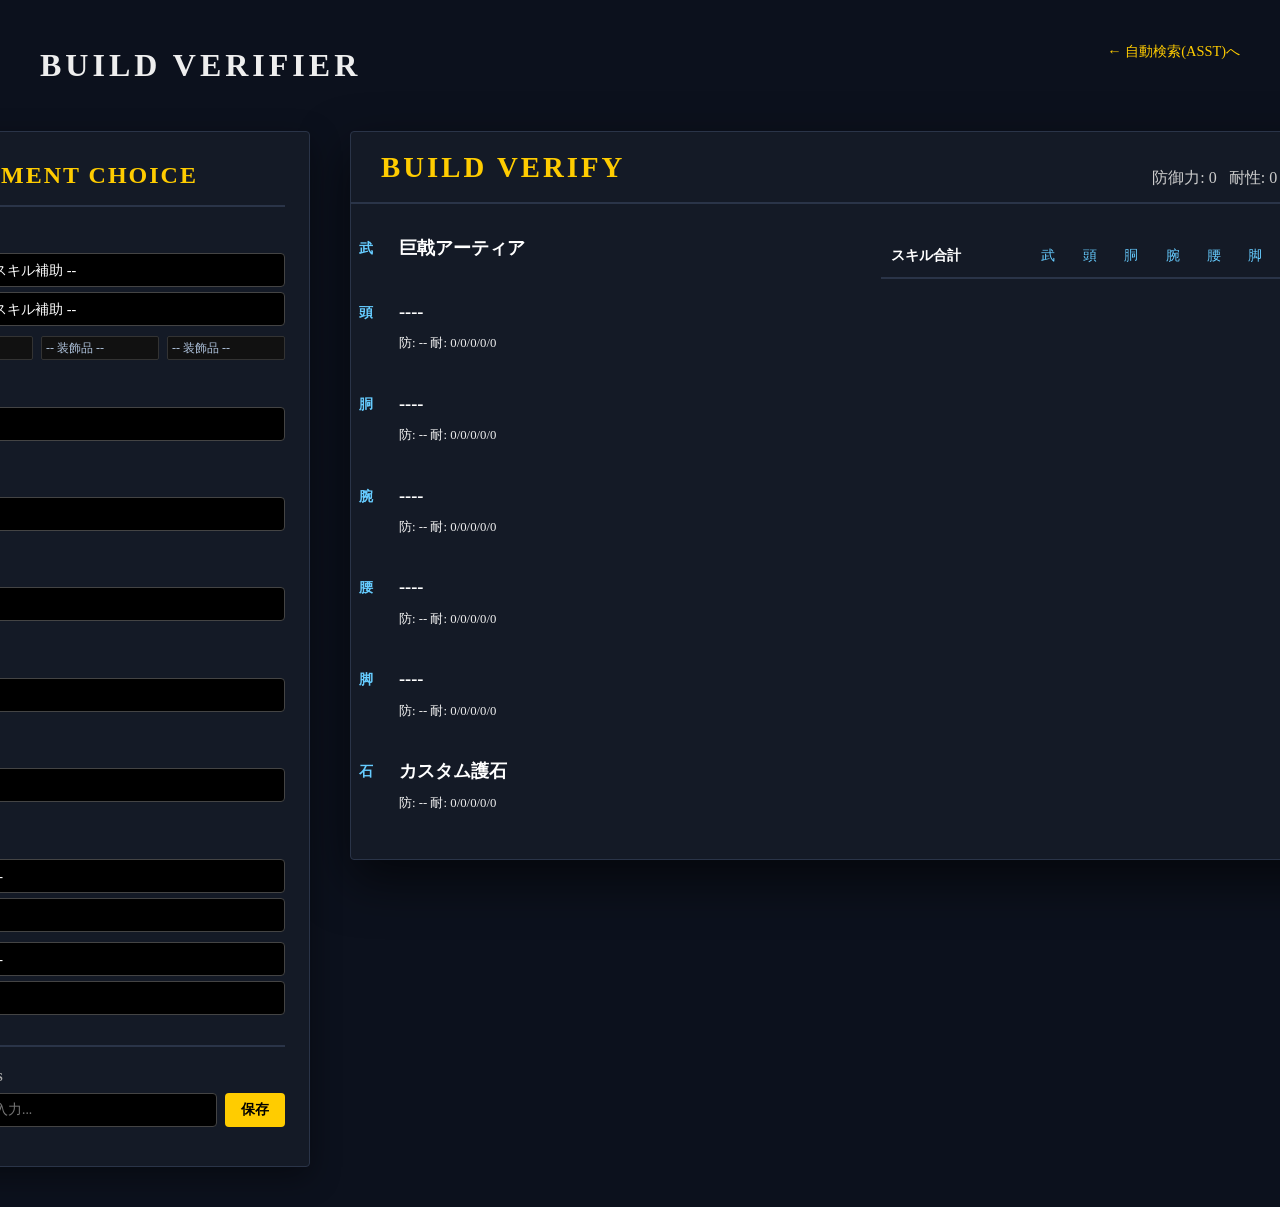
<file: builder.html>
<!DOCTYPE html>
<html lang="ja">
<head>
    <meta charset="UTF-8">
    <title>ビルド検証シミュレーター | MHWilds Simulation</title>
    <link rel="stylesheet" href="css/style.css">
    <link rel="stylesheet" href="css/results.css">
    <style>
        :root {
            --bg-color: #0c111d;
            --panel-bg: #141a26;
            --accent-color: #ffcc00;
            --border-color: #2a3448;
            --font-serif: 'Times New Roman', "MS Mincho", serif;
            --font-main: 'Outfit', sans-serif;
            --weapon-color: #66ccff;
        }

        body {
            background-color: var(--bg-color);
            color: #eee;
            font-family: var(--font-main);
            margin: 0;
            display: flex;
            flex-direction: column;
            align-items: center;
            padding: 40px;
            overflow-x: hidden;
        }

        .builder-layout {
            display: grid;
            grid-template-columns: 420px 1040px;
            gap: 40px;
            align-items: start;
            width: fit-content;
        }

        .input-panel {
            background: var(--panel-bg);
            border: 1px solid var(--border-color);
            padding: 24px;
            border-radius: 4px;
            box-shadow: 0 10px 30px rgba(0,0,0,0.4);
            position: sticky;
            top: 20px;
        }

        .input-title {
            font-family: var(--font-serif);
            color: var(--accent-color);
            margin-bottom: 20px;
            border-bottom: 2px solid var(--border-color);
            padding-bottom: 10px;
            letter-spacing: 2px;
        }

        .part-group {
            margin-bottom: 20px;
        }

        .part-label {
            display: block;
            font-size: 0.8rem;
            color: #aaa;
            margin-bottom: 6px;
        }

        .part-selector {
            width: 100%;
            padding: 8px;
            background: #000;
            border: 1px solid #444;
            color: #fff;
            border-radius: 4px;
            font-size: 0.9rem;
        }

        .deco-slots-area {
            display: grid;
            grid-template-columns: repeat(3, 1fr);
            gap: 8px;
            margin-top: 10px;
        }

        .deco-picker {
            width: 100%;
            padding: 4px;
            background: #111;
            border: 1px solid #333;
            color: #b0c4de;
            font-size: 0.75rem;
            border-radius: 2px;
        }

        .header-nav {
            width: 100%;
            max-width: 1500px;
            display: flex;
            justify-content: space-between;
            margin-bottom: 40px;
        }

        .back-link {
            color: var(--accent-color);
            text-decoration: none;
            font-size: 0.9rem;
        }

        .saved-sets-manager {
            margin-top: 30px;
            padding-top: 20px;
            border-top: 2px solid var(--border-color);
        }

        .save-input-row {
            display: flex;
            gap: 8px;
            margin-bottom: 15px;
        }

        .save-input {
            flex: 1;
            padding: 8px;
            background: #000;
            border: 1px solid #444;
            color: #fff;
            border-radius: 4px;
            font-size: 0.85rem;
        }

        .btn-save {
            padding: 8px 16px;
            background: var(--accent-color);
            color: #000;
            border: none;
            border-radius: 4px;
            font-weight: bold;
            cursor: pointer;
            font-size: 0.85rem;
        }

        .btn-save:hover { background: #e6b800; }

        .saved-list {
            list-style: none;
            padding: 0;
            margin: 0;
            max-height: 200px;
            overflow-y: auto;
        }

        .saved-item {
            display: flex;
            justify-content: space-between;
            align-items: center;
            padding: 8px 10px;
            background: rgba(255,255,255,0.03);
            border: 1px solid #333;
            margin-bottom: 5px;
            border-radius: 4px;
            font-size: 0.85rem;
            cursor: pointer;
            transition: background 0.2s;
        }

        .saved-item:hover { background: rgba(255,255,255,0.08); }

        .btn-del {
            background: transparent;
            border: none;
            color: #ff4444;
            font-weight: bold;
            cursor: pointer;
            padding: 2px 8px;
        }

        .btn-del:hover { color: #ff6666; }

        ::-webkit-scrollbar { width: 6px; }

        ::-webkit-scrollbar-track { background: transparent; }
        ::-webkit-scrollbar-thumb { background: #333; border-radius: 3px; }
    </style>
</head>
<body>
    <div class="header-nav">
        <h1 style="font-family: var(--font-serif); letter-spacing: 4px; margin: 0;">BUILD VERIFIER</h1>
        <a href="asst.html" class="back-link">← 自動検索(ASST)へ</a>
    </div>

    <div class="builder-layout">
        <div class="input-panel">
            <h2 class="input-title">EQUIPMENT CHOICE</h2>
            
            <div id="builder-inputs">
                <!-- Head, Chest, Arms, Waist, Legs, Weapon, Talisman -->
                <div class="part-group">
                    <label class="part-label">武器</label>
                    <div style="margin-bottom:10px;">
                        <select class="part-selector" id="w-ss"><option value="">-- シリーズスキル補助 --</option></select>
                        <select class="part-selector" id="w-gs" style="margin-top:5px;"><option value="">-- グループスキル補助 --</option></select>
                    </div>
                    <div class="deco-slots-area">
                        <select class="deco-picker" id="wDeco-0"></select>
                        <select class="deco-picker" id="wDeco-1"></select>
                        <select class="deco-picker" id="wDeco-2"></select>
                    </div>
                </div>
            </div>

            <div class="saved-sets-manager">
                <h3 class="part-label">SAVED SETS</h3>
                <div class="save-input-row">
                    <input type="text" id="save-name" class="save-input" placeholder="セット名を入力...">
                    <button id="btn-save-current" class="btn-save">保存</button>
                </div>
                <ul id="saved-sets-list" class="saved-list">
                    <!-- Saved items will appear here -->
                </ul>
            </div>
        </div>

        <div id="results-container"></div>
    </div>

    <script type="module">
        import { ARMOR } from './js/data/armor.js';
        import { DECORATIONS } from './js/data/decorations.js';
        import { SKILLS } from './js/data/skills.js';
        import { buildSkillMatrix, sortActivatedSkills } from './js/result_renderer.js';

        const SKILL_NAME_TO_ID = Object.fromEntries(SKILLS.map(s => [s.name, s.id]));
        const SKILL_BY_ID = Object.fromEntries(SKILLS.map(s => [s.id, s]));

        const parts = [
            { key: 'h', label: '頭', type: 'head' },
            { key: 'c', label: '胴', type: 'chest' },
            { key: 'a', label: '腕', type: 'arms' },
            { key: 'w', label: '腰', type: 'waist' },
            { key: 'l', label: '脚', type: 'legs' }
        ];

        let state = {
            h: null, c: null, a: null, w: null, l: null,
            hDe: [null, null, null],
            cDe: [null, null, null],
            aDe: [null, null, null],
            wDe: [null, null, null],
            lDe: [null, null, null],
            weapon: { name: "巨戟アーティア", ss: null, gs: null, decos: [null, null, null] },
            talisman: { skills: {} }
        };

        function init() {
            const container = document.getElementById('builder-inputs');
            
            parts.forEach(p => {
                const list = ARMOR.filter(a => a.p === p.type).sort((a,b) => a.n.localeCompare(b.n));
                const div = document.createElement('div');
                div.className = 'part-group';
                div.innerHTML = `
                    <label class="part-label">${p.label}</label>
                    <select class="part-selector" id="select-${p.key}">
                        <option value="">-- 未選択 --</option>
                        ${list.map(a => `<option value="${a.n}">${a.n}</option>`).join('')}
                    </select>
                    <div class="deco-slots-area" id="slots-${p.key}"></div>
                `;
                container.appendChild(div);
            });

            // 護石
            const tDiv = document.createElement('div');
            tDiv.className = 'part-group';
            tDiv.innerHTML = `
                <label class="part-label">護石スキル</label>
                <select class="part-selector" id="t-s1"><option value="">-- スキル 1 --</option>${SKILLS.map(s => `<option value="${s.id}">${s.name}</option>`).join('')}</select>
                <select class="part-selector" id="t-v1" style="margin-top:5px; color:var(--accent-color);"><option value="0">Lv0</option><option value="1">Lv1</option><option value="2">Lv2</option><option value="3">Lv3</option></select>
                <select class="part-selector" id="t-s2" style="margin-top:10px;"><option value="">-- スキル 2 --</option>${SKILLS.map(s => `<option value="${s.id}">${s.name}</option>`).join('')}</select>
                <select class="part-selector" id="t-v2" style="margin-top:5px; color:var(--accent-color);"><option value="0">Lv0</option><option value="1">Lv1</option><option value="2">Lv2</option><option value="3">Lv3</option></select>
            `;
            container.appendChild(tDiv);

            updateDecoList(document.getElementById('wDeco-0'), 3);
            updateDecoList(document.getElementById('wDeco-1'), 3);
            updateDecoList(document.getElementById('wDeco-2'), 3);

            // シリーズ・グループスキルリスト
            const ssList = SKILLS.filter(s => s.mainCategory === 'series').sort((a,b) => a.name.localeCompare(b.name));
            const gsList = SKILLS.filter(s => s.mainCategory === 'group').sort((a,b) => a.name.localeCompare(b.name));
            
            const ssSel = document.getElementById('w-ss');
            const gsSel = document.getElementById('w-gs');
            ssSel.innerHTML = '<option value="">-- シリーズスキル補助 --</option>' + ssList.map(s => `<option value="${s.id}">${s.name}</option>`).join('');
            gsSel.innerHTML = '<option value="">-- グループスキル補助 --</option>' + gsList.map(s => `<option value="${s.id}">${s.name}</option>`).join('');

            attachEvents();
            refreshSavedList();
            update();
        }

        function refreshSavedList() {
            const list = JSON.parse(localStorage.getItem('saved_build_sets') || '{}');
            const ul = document.getElementById('saved-sets-list');
            ul.innerHTML = "";
            Object.keys(list).sort().forEach(name => {
                const li = document.createElement('li');
                li.className = 'saved-item';
                li.innerHTML = `<span>${name}</span> <button class="btn-del" title="削除">×</button>`;
                li.onclick = (e) => {
                    if (e.target.className === 'btn-del') {
                        deleteSet(name);
                    } else {
                        loadSet(name);
                    }
                };
                ul.appendChild(li);
            });
        }

        function saveCurrentSet() {
            const name = document.getElementById('save-name').value.trim();
            if (!name) { alert("保存名を入力してください"); return; }
            
            const sets = JSON.parse(localStorage.getItem('saved_build_sets') || '{}');
            const data = {
                h: state.h ? state.h.n : null,
                c: state.c ? state.c.n : null,
                a: state.a ? state.a.n : null,
                w: state.w ? state.w.n : null,
                l: state.l ? state.l.n : null,
                hDe: state.hDe.map(d => d ? d.n : null),
                cDe: state.cDe.map(d => d ? d.n : null),
                aDe: state.aDe.map(d => d ? d.n : null),
                wDe: state.wDe.map(d => d ? d.n : null),
                lDe: state.lDe.map(d => d ? d.n : null),
                weapon: { decos: state.weapon.decos.map(d => d ? d.n : null) },
                talisman: { skills: state.talisman.skills }
            };
            
            sets[name] = data;
            sets[name].weapon.ss = state.weapon.ss;
            sets[name].weapon.gs = state.weapon.gs;
            localStorage.setItem('saved_build_sets', JSON.stringify(sets));
            refreshSavedList();
            alert("「" + name + "」を保存しました。");
        }

        function loadSet(name) {
            const sets = JSON.parse(localStorage.getItem('saved_build_sets') || '{}');
            const data = sets[name];
            if (!data) return;

            // Reset state and sync UI
            document.getElementById('save-name').value = name;
            
            parts.forEach(p => {
                const sel = document.getElementById(`select-${p.key}`);
                sel.value = data[p.key] || "";
                state[p.key] = ARMOR.find(a => a.n === sel.value) || null;
                renderSlots(p.key);
                
                // Load Decos
                const decoNames = data[p.key + 'De'] || [];
                decoNames.forEach((dn, idx) => {
                    const dSel = document.getElementById(`deco-${p.key}-${idx}`);
                    if (dSel) {
                        dSel.value = dn || "";
                        state[p.key + 'De'][idx] = DECORATIONS.find(d => d.n === (dn || "")) || null;
                    }
                });
            });

            // Weapon
            state.weapon.ss = data.weapon.ss || null;
            state.weapon.gs = data.weapon.gs || null;
            document.getElementById('w-ss').value = state.weapon.ss || "";
            document.getElementById('w-gs').value = state.weapon.gs || "";

            data.weapon.decos.forEach((dn, i) => {
                const sel = document.getElementById(`wDeco-${i}`);
                sel.value = dn || "";
                state.weapon.decos[i] = DECORATIONS.find(d => d.n === (dn || "")) || null;
            });

            // Talisman
            state.talisman.skills = data.talisman.skills || {};
            const keys = Object.keys(state.talisman.skills);
            document.getElementById('t-s1').value = keys[0] || "";
            document.getElementById('t-v1').value = state.talisman.skills[keys[0]] || 0;
            document.getElementById('t-s2').value = keys[1] || "";
            document.getElementById('t-v2').value = state.talisman.skills[keys[1]] || 0;

            update();
        }

        function deleteSet(name) {
            if (!confirm(name + " を削除しますか？")) return;
            const sets = JSON.parse(localStorage.getItem('saved_build_sets') || '{}');
            delete sets[name];
            localStorage.setItem('saved_build_sets', JSON.stringify(sets));
            refreshSavedList();
        }

        function updateDecoList(el, size) {
            const allDecos = DECORATIONS.filter(d => d.sl <= size).sort((a,b) => b.sl - a.sl || a.n.localeCompare(b.n));
            el.innerHTML = '<option value="">-- 装飾品 --</option>' + allDecos.map(d => `<option value="${d.n}">[${d.sl}] ${d.n}</option>`).join('');
        }

        function attachEvents() {
            parts.forEach(p => {
                document.getElementById(`select-${p.key}`).onchange = (e) => {
                    const armor = ARMOR.find(a => a.n === e.target.value);
                    state[p.key] = armor || null;
                    renderSlots(p.key);
                    update();
                };
            });

            [0,1,2].forEach(i => {
                document.getElementById(`wDeco-${i}`).onchange = (e) => {
                    state.weapon.decos[i] = DECORATIONS.find(d => d.n === e.target.value) || null;
                    update();
                };
            });

            document.getElementById('w-ss').onchange = (e) => {
                state.weapon.ss = e.target.value || null;
                update();
            };
            document.getElementById('w-gs').onchange = (e) => {
                state.weapon.gs = e.target.value || null;
                update();
            };

            ['t-s1','t-v1','t-s2','t-v2'].forEach(id => {
                document.getElementById(id).onchange = () => {
                    const s1 = document.getElementById('t-s1').value;
                    const v1 = parseInt(document.getElementById('t-v1').value);
                    const s2 = document.getElementById('t-s2').value;
                    const v2 = parseInt(document.getElementById('t-v2').value);
                    state.talisman.skills = {};
                    if (s1 && v1 > 0) state.talisman.skills[s1] = v1;
                    if (s2 && v2 > 0) state.talisman.skills[s2] = v2;
                    update();
                };
            });

            document.getElementById('btn-save-current').onclick = saveCurrentSet;
        }

        function renderSlots(key) {
            const area = document.getElementById(`slots-${key}`);
            const armor = state[key];
            if (!armor || !armor.slots) { area.innerHTML = ""; return; }
            area.innerHTML = armor.slots.filter(s => s > 0).map((s, i) => `<select class="deco-picker" id="deco-${key}-${i}" data-size="${s}"></select>`).join('');
            area.querySelectorAll('.deco-picker').forEach(sel => {
                updateDecoList(sel, parseInt(sel.dataset.size));
                sel.onchange = (e) => {
                    const idx = parseInt(e.target.id.split('-').pop());
                    state[key + 'De'][idx] = DECORATIONS.find(d => d.n === e.target.value) || null;
                    update();
                };
            });
        }

        function update() {
            let totalDef = 0; let totalRes = [0,0,0,0,0];
            [state.h, state.c, state.a, state.w, state.l].forEach(a => { if (a) { totalDef += (a.d || 0); a.r.forEach((v, i) => totalRes[i] += v); } });
            const assignment = [];
            [[state.weapon.decos, 'weapon'], [state.hDe, 0], [state.cDe, 1], [state.aDe, 2], [state.wDe, 3], [state.lDe, 4]].forEach(([decos, pid]) => {
                decos.forEach(d => { if (d) assignment.push({ piece: pid, deco: { name: d.n, sk: d.sk, sl: d.sl } }); });
            });
            renderFinalCard(totalDef, totalRes, assignment);
        }

        function renderFinalCard(def, res, assignment) {
            const container = document.getElementById('results-container');
            const h = state.h || { n: "----", sk: [], d: 0, r:[0,0,0,0,0] };
            const c = state.c || { n: "----", sk: [], d: 0, r:[0,0,0,0,0] };
            const a = state.a || { n: "----", sk: [], d: 0, r:[0,0,0,0,0] };
            const w = state.w || { n: "----", sk: [], d: 0, r:[0,0,0,0,0] };
            const l = state.l || { n: "----", sk: [], d: 0, r:[0,0,0,0,0] };
            const t = state.talisman;

            const matrix = buildSkillMatrix({ h, c, a, w, l, t }, {}, assignment, SKILL_NAME_TO_ID, state.weapon.ss, state.weapon.gs);
            const activatedRows = sortActivatedSkills(matrix, SKILLS, SKILL_BY_ID);

            const getDecosHtml = (pid) => assignment.filter(d => d.piece === pid).map(d => `<div class="slots-row"><span class="slot-box">[${d.deco.sl}]</span> <span class="deco-label">${d.deco.name}</span></div>`).join('');
            const getPieceHtml = (l, n, item, pid) => {
                const tags = [];
                if (item.sk) item.sk.forEach(s => tags.push(`<span class="piece-skill-label">${s.n} Lv${s.l}</span>`));
                if (item.ss) tags.push(`<span class="piece-skill-label special-ss">[S] ${item.ss}</span>`);
                if (item.gs) tags.push(`<span class="piece-skill-label special-gs">[G] ${item.gs}</span>`);
                return `<div class="equip-item"><div class="equip-label">${l}</div><div class="equip-name">${n}</div><div class="equip-sub">防: ${item.d || '--'} 耐: ${item.r?.join('/') || '--/--/--/--/--'}</div><div class="native-skills">${tags.join(' ')}</div><div class="slots-stack">${getDecosHtml(pid)}</div></div>`;
            };

            const weaponSkillsTags = [];
            if (state.weapon.ss) weaponSkillsTags.push(`<span class="piece-skill-label special-ss">[S] ${SKILL_BY_ID[state.weapon.ss].name}</span>`);
            if (state.weapon.gs) weaponSkillsTags.push(`<span class="piece-skill-label special-gs">[G] ${SKILL_BY_ID[state.weapon.gs].name}</span>`);

            container.innerHTML = `
                <div class="result-card">
                    <div class="result-header"><h1 class="set-id-tag">BUILD VERIFY</h1><div class="defense-info">防御力: <span class="stat-val">${def}</span> &nbsp; 耐性: <span class="stat-val">${res.join(' / ')}</span></div></div>
                    <div class="result-body">
                        <div class="equipment-list">
                            <div class="equip-item">
                                <div class="equip-label">武</div>
                                <div class="equip-name">巨戟アーティア</div>
                                <div class="native-skills">${weaponSkillsTags.join(' ')}</div>
                                <div class="slots-stack">${getDecosHtml('weapon')}</div>
                            </div>
                            ${getPieceHtml("頭", h.n, h, 0)} ${getPieceHtml("胴", c.n, c, 1)} ${getPieceHtml("腕", a.n, a, 2)} ${getPieceHtml("腰", w.n, w, 3)} ${getPieceHtml("脚", l.n, l, 4)}
                            ${getPieceHtml("石", "カスタム護石", {d:0, r:[0,0,0,0,0], sk: Object.entries(t.skills).map(([sid,pts])=>({n:SKILL_BY_ID[sid].name, l:pts}))}, 'talisman')}
                        </div>
                        <div class="totals-panel">
                            <table class="skill-table">
                                <thead><tr><th class="skill-name-cell">スキル合計</th><th>武</th><th>頭</th><th>胴</th><th>腕</th><th>腰</th><th>脚</th><th>石</th><th style="color:var(--skill-lv-color)">計</th></tr></thead>
                                <tbody>${activatedRows.map(row => `<tr><td class="skill-name-cell">${row.name}</td><td>${row.m.weapon||'-'}</td><td>${row.m[0]||'-'}</td><td>${row.m[1]||'-'}</td><td>${row.m[2]||'-'}</td><td>${row.m[3]||'-'}</td><td>${row.m[4]||'-'}</td><td>${row.m.talisman||'-'}</td><td class="total-cell">${row.lvlText}</td></tr>`).join('')}</tbody>
                            </table>
                        </div>
                    </div>
                </div>`;
        }
        init();
    </script>
</body>
</html>
</file>
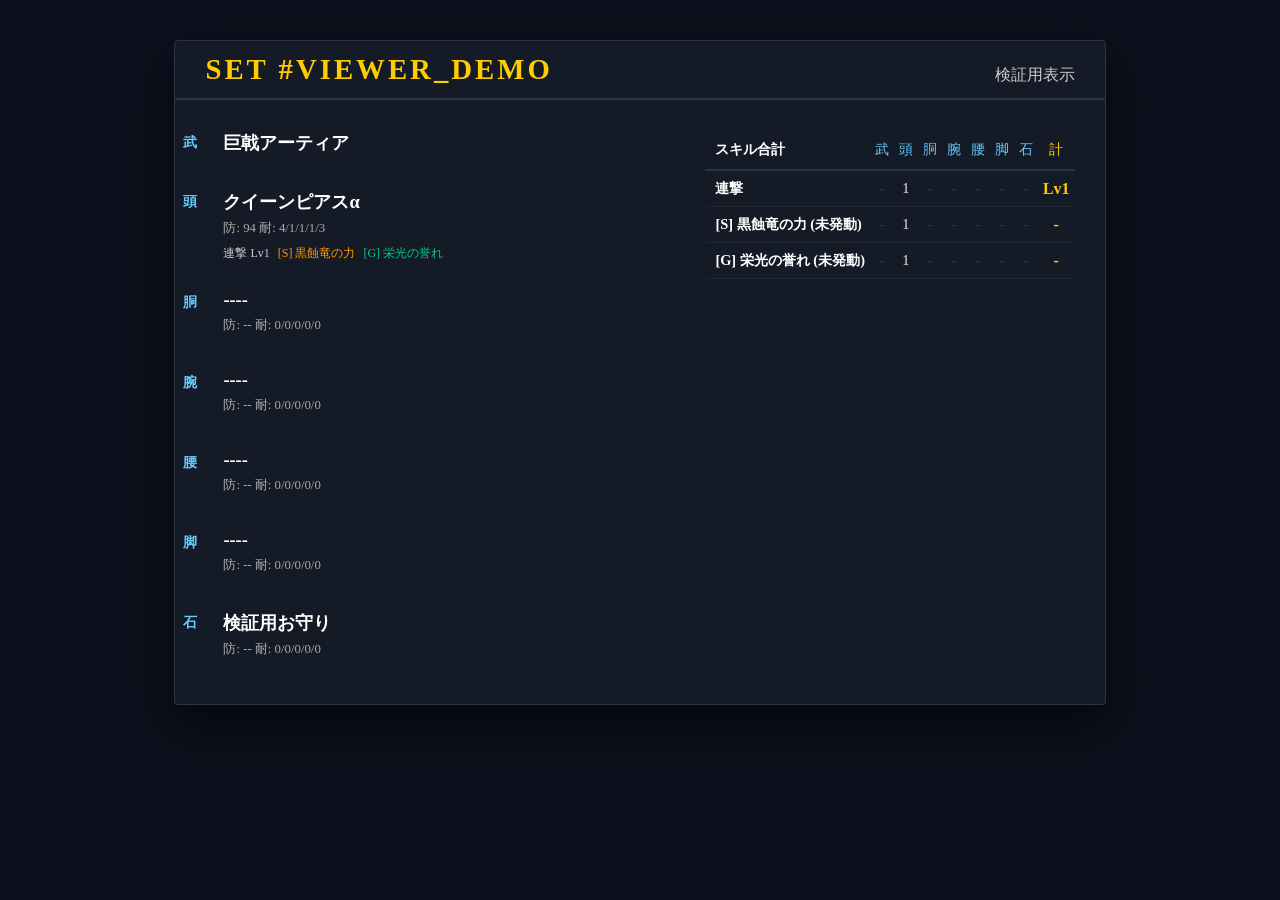
<file: debug_set_viewer.html>
<!DOCTYPE html>
<html lang="ja">
<head>
    <meta charset="UTF-8">
    <title>Equipment Set Viewer | MHWilds Simulation</title>
    <link rel="stylesheet" href="css/results.css">
    <style>
        :root {
            --bg-color: #0c111d;
            --panel-bg: #141a26;
            --accent-color: #ffcc00;
            --text-color: #eee;
            --text-muted: #aaa;
            --border-color: #2a3448;
            --font-serif: 'Times New Roman', "MS Mincho", serif;
            --font-main: 'Outfit', sans-serif;
            --weapon-color: #66ccff;
            --skill-lv-color: #ffcc00;
            --color-series: #ff9900;
            --color-group: #00cc88;
        }

        body {
            background-color: var(--bg-color);
            color: var(--text-color);
            font-family: var(--font-main);
            margin: 0;
            padding: 40px;
            display: flex;
            justify-content: center;
        }
    </style>
</head>
<body>
    <div id="results-container"></div>

    <script type="module">
        import { ARMOR } from './js/data/armor.js';
        import { DECORATIONS } from './js/data/decorations.js';
        import { SKILLS } from './js/data/skills.js';
        import { buildSkillMatrix, sortActivatedSkills } from './js/result_renderer.js';

        const SKILL_NAME_TO_ID = Object.fromEntries(SKILLS.map(s => [s.name, s.id]));
        const SKILL_BY_ID = Object.fromEntries(SKILLS.map(s => [s.id, s]));

        function renderResult(h, c, a, w, l, t, wSlots, wSkills, assignment, idx, autoSS, autoGS) {
            const resultsContainer = document.getElementById('results-container');
            const card = document.createElement('div');
            card.className = 'result-card';
            
            const armorItems = [h, c, a, w, l];
            const weaponNameDisplay = (autoSS || autoGS || h.ss || h.gs) ? "巨戟アーティア" : "その他";

            // 共有ロジックを使用
            const matrix = buildSkillMatrix({ h, c, a, w, l, t }, wSkills, assignment, SKILL_NAME_TO_ID, autoSS, autoGS);
            const activatedRows = sortActivatedSkills(matrix, SKILLS, SKILL_BY_ID);

            const getDecosHtml = (pid) => {
                return assignment.filter(d => d.piece === pid)
                    .map(d => `<div class="slots-row"><span class="slot-box">[${d.deco.sl || d.deco.lvl}]</span> <span class="deco-label">${d.deco.n || d.deco.name}</span></div>`)
                    .join('');
            };

            const getPieceHtml = (label, name, item, pid) => {
                const tags = [];
                if (item.sk) item.sk.forEach(s => tags.push(`<span class="piece-skill-label">${s.n} Lv${s.l}</span>`));
                if (item.ss) tags.push(`<span class="piece-skill-label special-ss">[S] ${item.ss}</span>`);
                if (item.gs) tags.push(`<span class="piece-skill-label special-gs">[G] ${item.gs}</span>`);
                
                return `
                <div class="equip-item">
                    <div class="equip-label">${label}</div>
                    <div class="equip-name">${name}</div>
                    <div class="equip-sub">防: ${item.d || '--'} 耐: ${item.r?.join('/') || '--/--/--/--/--'}</div>
                    <div class="native-skills">${tags.join(' ')}</div>
                    <div class="slots-stack">${getDecosHtml(pid)}</div>
                </div>`;
            };

            const weaponSkillsTags = [];
            if (autoSS) weaponSkillsTags.push(`<span class="piece-skill-label special-ss">[S] ${SKILL_BY_ID[autoSS].name}</span>`);
            if (autoGS) weaponSkillsTags.push(`<span class="piece-skill-label special-gs">[G] ${SKILL_BY_ID[autoGS].name}</span>`);
            Object.entries(wSkills).forEach(([sid, pts]) => {
                 const s = SKILL_BY_ID[sid];
                 if (s) weaponSkillsTags.push(`<span class="piece-skill-label">${s.name} Lv${pts}</span>`);
            });

            card.innerHTML = `
                <div class="result-header">
                    <h1 class="set-id-tag">SET #VIEWER_DEMO</h1>
                    <div class="defense-info">検証用表示</div>
                </div>
                <div class="result-body">
                    <div class="equipment-list">
                        <div class="equip-item">
                            <div class="equip-label">武</div>
                            <div class="equip-name">${weaponNameDisplay}</div>
                            <div class="native-skills">${weaponSkillsTags.join(' ')}</div>
                            <div class="slots-stack">${getDecosHtml('weapon')}</div>
                        </div>
                        ${getPieceHtml("頭", h.n, h, 0)}
                        ${getPieceHtml("胴", c.n, c, 1)}
                        ${getPieceHtml("腕", a.n, a, 2)}
                        ${getPieceHtml("腰", w.n, w, 3)}
                        ${getPieceHtml("脚", l.n, l, 4)}
                        ${getPieceHtml("石", t.name || "護石", {d:0, r:[0,0,0,0,0], sk: Object.entries(t.skills).map(([sid,pts])=>({n:SKILL_BY_ID[sid].name, l:pts}))}, 'talisman')}
                    </div>
                    <div class="totals-panel">
                        <table class="skill-table">
                            <thead>
                                <tr>
                                    <th class="skill-name-cell">スキル合計</th>
                                    <th>武</th><th>頭</th><th>胴</th><th>腕</th><th>腰</th><th>脚</th><th>石</th>
                                    <th style="color:var(--skill-lv-color)">計</th>
                                </tr>
                            </thead>
                            <tbody>
                                ${activatedRows.map(row => `
                                    <tr>
                                        <td class="skill-name-cell">${row.name}</td>
                                        <td class="${row.m.weapon===0?'val-none':''}">${row.m.weapon||'-'}</td>
                                        <td class="${row.m[0]===0?'val-none':''}">${row.m[0]||'-'}</td>
                                        <td class="${row.m[1]===0?'val-none':''}">${row.m[1]||'-'}</td>
                                        <td class="${row.m[2]===0?'val-none':''}">${row.m[2]||'-'}</td>
                                        <td class="${row.m[3]===0?'val-none':''}">${row.m[3]||'-'}</td>
                                        <td class="${row.m[4]===0?'val-none':''}">${row.m[4]||'-'}</td>
                                        <td class="${row.m.talisman===0?'val-none':''}">${row.m.talisman||'-'}</td>
                                        <td class="total-cell">${row.lvlText}</td>
                                    </tr>
                                `).join('')}
                            </tbody>
                        </table>
                    </div>
                </div>`;
            resultsContainer.appendChild(card);
        }

        // デモ用デフォルト設定 (URLパラメータがあればそちらが優先)
        const params = new URLSearchParams(window.location.search);
        const injectedSkills = {};
        params.forEach((val, key) => {
            let s = SKILL_BY_ID[key] || SKILLS.find(sk => sk.name === key) || SKILLS.find(sk => sk.effects && sk.effects.some(e => e.name === key));
            if (s) {
                 let pts = parseInt(val);
                 if (s.mainCategory === 'series') { if (pts === 1) pts = 2; else if (pts === 2) pts = 4; }
                 else if (s.mainCategory === 'group') { if (pts >= 1 && pts < 3) pts = 3; }
                 injectedSkills[s.id] = pts;
            }
        });

        const defaultH = ARMOR.find(a => a.n === "クイーンピアスα") || { n: "----", sk: [], d: 0, r:[0,0,0,0,0] };
        
        renderResult(
            defaultH, { n: "----", sk: [], d:0, r:[0,0,0,0,0] }, { n: "----", sk: [], d:0, r:[0,0,0,0,0] }, { n: "----", sk: [], d:0, r:[0,0,0,0,0] }, { n: "----", sk: [], d:0, r:[0,0,0,0,0] }, 
            { name: "検証用お守り", skills: injectedSkills },
            [], {}, [], 1, null, null
        );
    </script>
</body>
</html>
</file>
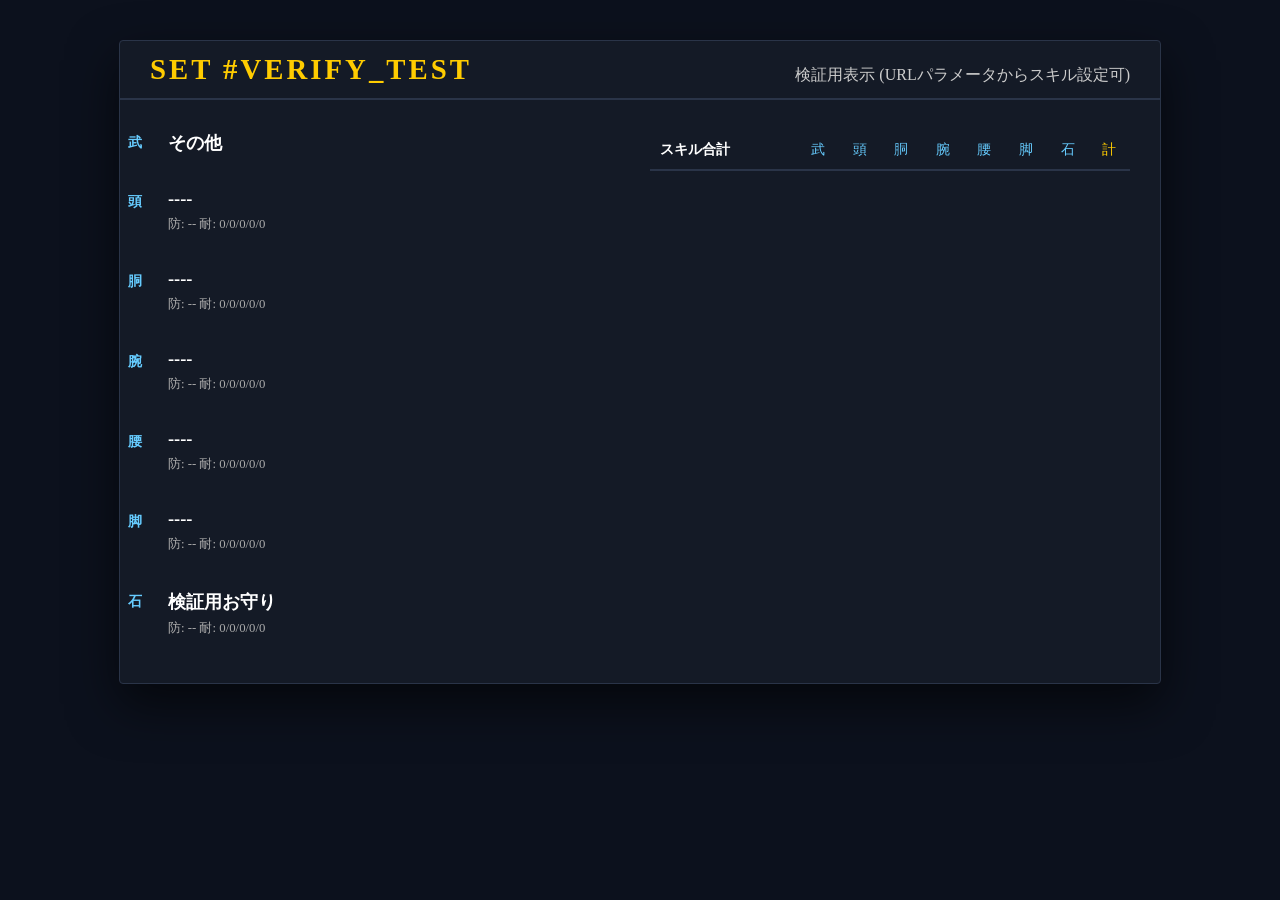
<file: debug_test_set.html>
<!DOCTYPE html>
<html lang="ja">
<head>
    <meta charset="UTF-8">
    <title>装備検証ページ (本サイト完全準拠) | MHWilds Simulation</title>
    <style>
        :root {
            --bg-color: #0c111d;
            --panel-bg: #141a26;
            --accent-color: #ffcc00;
            --text-color: #eee;
            --text-muted: #aaa;
            --border-color: #2a3448;
            --highlight-bg: #1e2636;
            --skill-lv-color: #ffcc00;
            --weapon-color: #66ccff;
            --color-series: #ff9900;
            --color-group: #00cc88;
            --font-serif: 'Times New Roman', "MS Mincho", serif;
            --font-main: 'Outfit', sans-serif;
        }

        body {
            background-color: var(--bg-color);
            color: var(--text-color);
            font-family: var(--font-main);
            margin: 0;
            padding: 40px;
            display: flex;
            justify-content: center;
        }

        /* 本サイト asst.html の結果表示CSSを完全に移植 */
        .result-card {
            background: var(--panel-bg);
            border: 1px solid var(--border-color);
            border-radius: 4px;
            overflow: hidden;
            box-shadow: 0 20px 50px rgba(0,0,0,0.6);
            width: 1040px;
            margin: 0 auto;
        }

        .result-header {
            padding: 12px 30px;
            border-bottom: 2px solid var(--border-color);
            display: flex;
            justify-content: space-between;
            align-items: flex-end;
            background: transparent;
        }

        .set-id-tag {
            margin: 0;
            font-size: 1.8rem;
            color: var(--accent-color);
            letter-spacing: 3px;
            text-transform: uppercase;
            font-family: var(--font-serif);
        }

        .defense-info {
            font-size: 1rem;
            font-variant-numeric: tabular-nums;
            color: #ccc;
            font-family: var(--font-serif);
        }

        .result-body {
            padding: 30px;
            display: grid;
            grid-template-columns: 460px 1fr;
            gap: 40px;
        }

        .equipment-list {
            display: flex;
            flex-direction: column;
            gap: 20px;
        }

        .equip-item {
            position: relative;
            padding-left: 15px;
            border-left: 3px solid transparent;
        }

        .equip-label {
            position: absolute;
            left: -25px;
            top: 4px;
            color: var(--weapon-color);
            font-size: 0.85rem;
            font-weight: bold;
        }

        .equip-name {
            font-size: 1.15rem;
            font-weight: bold;
            margin-bottom: 6px;
            color: #fff;
            font-family: var(--font-serif);
        }

        .equip-sub {
            font-size: 0.8rem;
            color: var(--text-muted);
            margin-bottom: 8px;
            font-family: var(--font-serif);
        }

        .native-skills {
            display: flex;
            flex-wrap: wrap;
            gap: 8px;
            font-size: 0.75rem;
            margin-bottom: 8px;
            font-family: var(--font-serif);
        }

        .piece-skill-label { color: #ccc; }
        .special-ss { color: var(--color-series); }
        .special-gs { color: var(--color-group); }

        .slots-row {
            display: flex;
            align-items: center;
            flex-wrap: wrap;
            gap: 8px;
            margin-top: 4px;
        }

        .slot-box {
            background: #000;
            padding: 1px 6px;
            border: 1px solid #555;
            border-radius: 3px;
            color: var(--accent-color);
            font-size: 0.8rem;
            font-weight: bold;
        }

        .deco-label {
            color: #b0c4de;
            font-size: 0.75rem;
            border-bottom: 1px solid rgba(176, 196, 222, 0.3);
        }

        .skill-table {
            width: 100%;
            border-collapse: collapse;
            font-size: 0.9rem;
            font-family: var(--font-serif);
        }

        .skill-table th {
            text-align: center;
            border-bottom: 2px solid var(--border-color);
            padding: 10px 5px;
            color: var(--weapon-color);
            font-weight: normal;
        }

        .skill-table td {
            padding: 8px 5px;
            border-bottom: 1px solid rgba(255, 255, 255, 0.05);
            text-align: center;
            font-variant-numeric: tabular-nums;
        }

        .skill-table .skill-name-cell {
            text-align: left;
            font-weight: bold;
            color: #fff;
            padding-left: 10px;
        }

        .total-cell {
            color: var(--skill-lv-color);
            font-weight: bold;
            font-size: 1rem;
        }

        .val-none { color: #333; }
        .empty-cell { color: #333; }

    </style>
</head>
<body>
    <div id="results-container"></div>

    <script type="module">
        import { ARMOR } from './js/data/armor.js';
        import { DECORATIONS } from './js/data/decorations.js';
        import { SKILLS } from './js/data/skills.js';

        const SKILL_NAME_TO_ID = Object.fromEntries(SKILLS.map(s => [s.name, s.id]));
        const SKILL_BY_ID = Object.fromEntries(SKILLS.map(s => [s.id, s]));

        // asst.js の renderResult ロジックを完全に再現
        function renderResult(h, c, a, w, l, t, wSlots, wSkills, assignment, idx, autoSS, autoGS) {
            const resultsContainer = document.getElementById('results-container');
            const card = document.createElement('div');
            card.className = 'result-card';
            
            const armorItems = [h, c, a, w, l];
            const weaponNameDisplay = (autoSS || autoGS || h.ss || h.gs) ? "巨戟アーティア" : "その他";

            // 計算用マトリックス (本サイトと同じ +1pt ロジック)
            const matrix = {};
            const getM = (sid) => matrix[sid] || (matrix[sid] = { weapon: 0, 0: 0, 1: 0, 2: 0, 3: 0, 4: 0, talisman: 0, total: 0 });

            // 武器固定スキル
            Object.entries(wSkills).forEach(([sid, pts]) => {
                getM(sid).weapon += pts; getM(sid).total += pts;
            });
            if (autoSS) { getM(autoSS).weapon += 1; getM(autoSS).total += 1; }
            if (autoGS) { getM(autoGS).weapon += 1; getM(autoGS).total += 1; }
            
            // 装飾品
            assignment.forEach(ass => {
                if (ass.deco.sk) ass.deco.sk.forEach(s => {
                    const sid = SKILL_NAME_TO_ID[s.n];
                    if (sid) {
                        if (ass.piece === 'weapon') getM(sid).weapon += s.l;
                        else if (ass.piece === 'talisman') getM(sid).talisman += s.l;
                        else getM(sid)[ass.piece] += s.l;
                        getM(sid).total += s.l;
                    }
                });
            });

            // 防具・護石
            armorItems.forEach((item, pIdx) => {
                if (item.sk) item.sk.forEach(s => { const sid = SKILL_NAME_TO_ID[s.n]; if (sid) { getM(sid)[pIdx] += s.l; getM(sid).total += s.l; } });
                if (item.ss) { const sid = SKILL_NAME_TO_ID[item.ss]; if (sid) { getM(sid)[pIdx] += 1; getM(sid).total += 1; } }
                if (item.gs) { const sid = SKILL_NAME_TO_ID[item.gs]; if (sid) { getM(sid)[pIdx] += 1; getM(sid).total += 1; } }
            });
            Object.entries(t.skills).forEach(([sid, pts]) => { getM(sid).talisman += pts; getM(sid).total += pts; });

            // 表示スキルの抽出 & ソート
            const activatedRows = Object.keys(matrix).filter(sid => {
                const s = SKILL_BY_ID[sid];
                if (!s) return false;
                if (s.mainCategory === 'series') return matrix[sid].total >= 2;
                if (s.mainCategory === 'group') return matrix[sid].total >= 3;
                return matrix[sid].total > 0;
            }).map(sid => {
                const s = SKILL_BY_ID[sid];
                const m = matrix[sid];
                let name = s.name;
                let lvl = Math.min(m.total, s.maxLevel || 10);
                let lvlText = `Lv${lvl}`;

                if (s.mainCategory === 'series') {
                    const slvl = (m.total >= 4) ? 2 : (m.total >= 2 ? 1 : 0);
                    const effect = s.effects.find(e => e.level === slvl);
                    name = effect ? effect.name : s.name;
                    lvlText = `Lv${slvl}`;
                    lvl = slvl;
                } else if (s.mainCategory === 'group') {
                    if (m.total >= 3) { name = s.effects[0].name; lvlText = "Lv1"; lvl = 1; }
                    else { name = s.name + " (未発動)"; lvlText = "-"; lvl = 0; }
                }
                return { id: sid, name, lvl, lvlText, cat: s.mainCategory || 'support', m };
            }).sort((a,b) => {
                const sA = SKILL_BY_ID[a.id];
                const sB = SKILL_BY_ID[b.id];
                const catPoints = { 'weapon': 1, 'armor': 2, 'series': 3, 'group': 4, 'support': 2, 'resistance': 2 };
                const pA = catPoints[a.cat] || 2;
                const pB = catPoints[b.cat] || 2;
                if (pA !== pB) return pA - pB;
                if (a.lvl !== b.lvl) return b.lvl - a.lvl;
                return SKILLS.indexOf(sA) - SKILLS.indexOf(sB);
            });

            // HTML生成
            const getDecosHtml = (pid) => {
                return assignment.filter(d => d.piece === pid)
                    .map(d => `<div class="slots-row"><span class="slot-box">[${d.deco.sl || d.deco.lvl}]</span> <span class="deco-label">${d.deco.n || d.deco.name}</span></div>`)
                    .join('');
            };

            const getPieceHtml = (label, name, item, pid) => {
                const tags = [];
                if (item.sk) item.sk.forEach(s => tags.push(`<span class="piece-skill-label">${s.n} Lv${s.l}</span>`));
                if (item.ss) tags.push(`<span class="piece-skill-label special-ss">[S] ${item.ss}</span>`);
                if (item.gs) tags.push(`<span class="piece-skill-label special-gs">[G] ${item.gs}</span>`);
                
                return `
                <div class="equip-item">
                    <div class="equip-label">${label}</div>
                    <div class="equip-name">${name}</div>
                    <div class="equip-sub">防: ${item.d || '--'} 耐: ${item.r?.join('/') || '--/--/--/--/--'}</div>
                    <div class="native-skills">${tags.join(' ')}</div>
                    <div class="slots-stack">${getDecosHtml(pid)}</div>
                </div>`;
            };

            const weaponSkillsTags = [];
            if (autoSS) weaponSkillsTags.push(`<span class="piece-skill-label special-ss">[S] ${SKILL_BY_ID[autoSS].name}</span>`);
            if (autoGS) weaponSkillsTags.push(`<span class="piece-skill-label special-gs">[G] ${SKILL_BY_ID[autoGS].name}</span>`);
            Object.entries(wSkills).forEach(([sid, pts]) => {
                 const s = SKILL_BY_ID[sid];
                 if (s) weaponSkillsTags.push(`<span class="piece-skill-label">${s.name} Lv${pts}</span>`);
            });

            card.innerHTML = `
                <div class="result-header">
                    <h1 class="set-id-tag">SET #VERIFY_TEST</h1>
                    <div class="defense-info">検証用表示 (URLパラメータからスキル設定可)</div>
                </div>
                <div class="result-body">
                    <div class="equipment-list">
                        <div class="equip-item">
                            <div class="equip-label">武</div>
                            <div class="equip-name">${weaponNameDisplay}</div>
                            <div class="native-skills">${weaponSkillsTags.join(' ')}</div>
                            <div class="slots-stack">${getDecosHtml('weapon')}</div>
                        </div>
                        ${getPieceHtml("頭", h.n, h, 0)}
                        ${getPieceHtml("胴", c.n, c, 1)}
                        ${getPieceHtml("腕", a.n, a, 2)}
                        ${getPieceHtml("腰", w.n, w, 3)}
                        ${getPieceHtml("脚", l.n, l, 4)}
                        ${getPieceHtml("石", t.name || "護石", {d:0, r:[0,0,0,0,0], sk: Object.entries(t.skills).map(([sid,pts])=>({n:SKILL_BY_ID[sid].name, l:pts}))}, 'talisman')}
                    </div>
                    <div class="totals-panel">
                        <table class="skill-table">
                            <thead>
                                <tr>
                                    <th class="skill-name-cell">スキル合計</th>
                                    <th>武</th><th>頭</th><th>胴</th><th>腕</th><th>腰</th><th>脚</th><th>石</th>
                                    <th style="color:var(--skill-lv-color)">計</th>
                                </tr>
                            </thead>
                            <tbody>
                                ${activatedRows.map(row => `
                                    <tr>
                                        <td class="skill-name-cell">${row.name}</td>
                                        <td class="${row.m.weapon===0?'val-none':''}">${row.m.weapon||'-'}</td>
                                        <td class="${row.m[0]===0?'val-none':''}">${row.m[0]||'-'}</td>
                                        <td class="${row.m[1]===0?'val-none':''}">${row.m[1]||'-'}</td>
                                        <td class="${row.m[2]===0?'val-none':''}">${row.m[2]||'-'}</td>
                                        <td class="${row.m[3]===0?'val-none':''}">${row.m[3]||'-'}</td>
                                        <td class="${row.m[4]===0?'val-none':''}">${row.m[4]||'-'}</td>
                                        <td class="${row.m.talisman===0?'val-none':''}">${row.m.talisman||'-'}</td>
                                        <td class="total-cell">${row.lvlText}</td>
                                    </tr>
                                `).join('')}
                            </tbody>
                        </table>
                    </div>
                </div>`;
            resultsContainer.appendChild(card);
        }

        // URLパラメータのパース
        const params = new URLSearchParams(window.location.search);
        const injectedSkills = {};
        params.forEach((val, key) => {
            // ID -> 名前 -> エフェクト名の順で検索
            let s = SKILL_BY_ID[key] || SKILLS.find(sk => sk.name === key);
            
            if (!s) {
                // 特殊スキル名 (恨撃 I など) からの逆引き
                s = SKILLS.find(sk => sk.effects && sk.effects.some(e => e.name === key));
            }

            if (s) {
                 let pts = parseInt(val);
                 if (s.mainCategory === 'series') {
                     // 1=2pts(Lv1), 2=4pts(Lv2)
                     if (pts === 1) pts = 2; else if (pts === 2) pts = 4;
                 }
                 else if (s.mainCategory === 'group') {
                     if (pts >= 1 && pts < 3) pts = 3;
                 }
                 injectedSkills[s.id] = pts;
            }
        });

        // ダミーデータで実行 (お守りに全スキルを集約)
        const empty = { n: "----", sk: [], d: 0, r:[0,0,0,0,0] };
        renderResult(
            empty, empty, empty, empty, empty, 
            { name: "検証用お守り", skills: injectedSkills },
            [], {}, [], 1, null, null
        );

    </script>
</body>
</html>
</file>
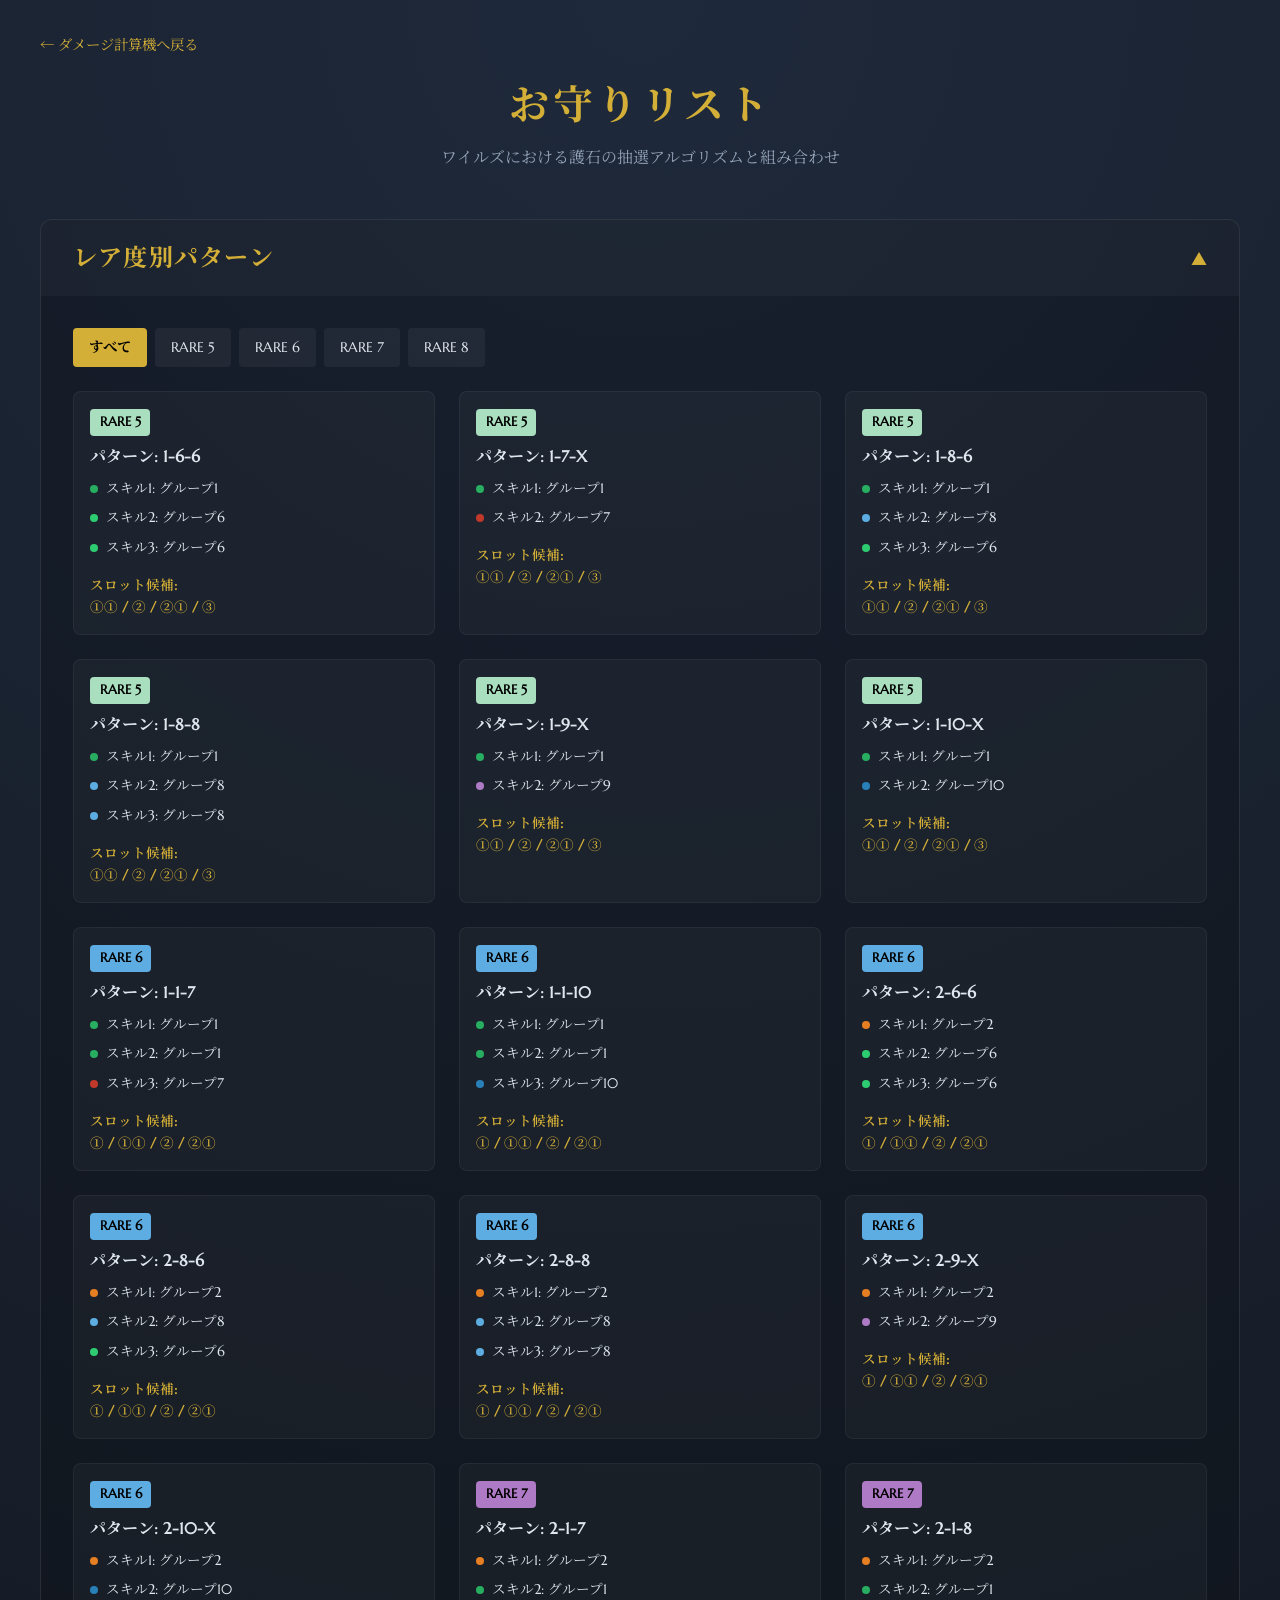
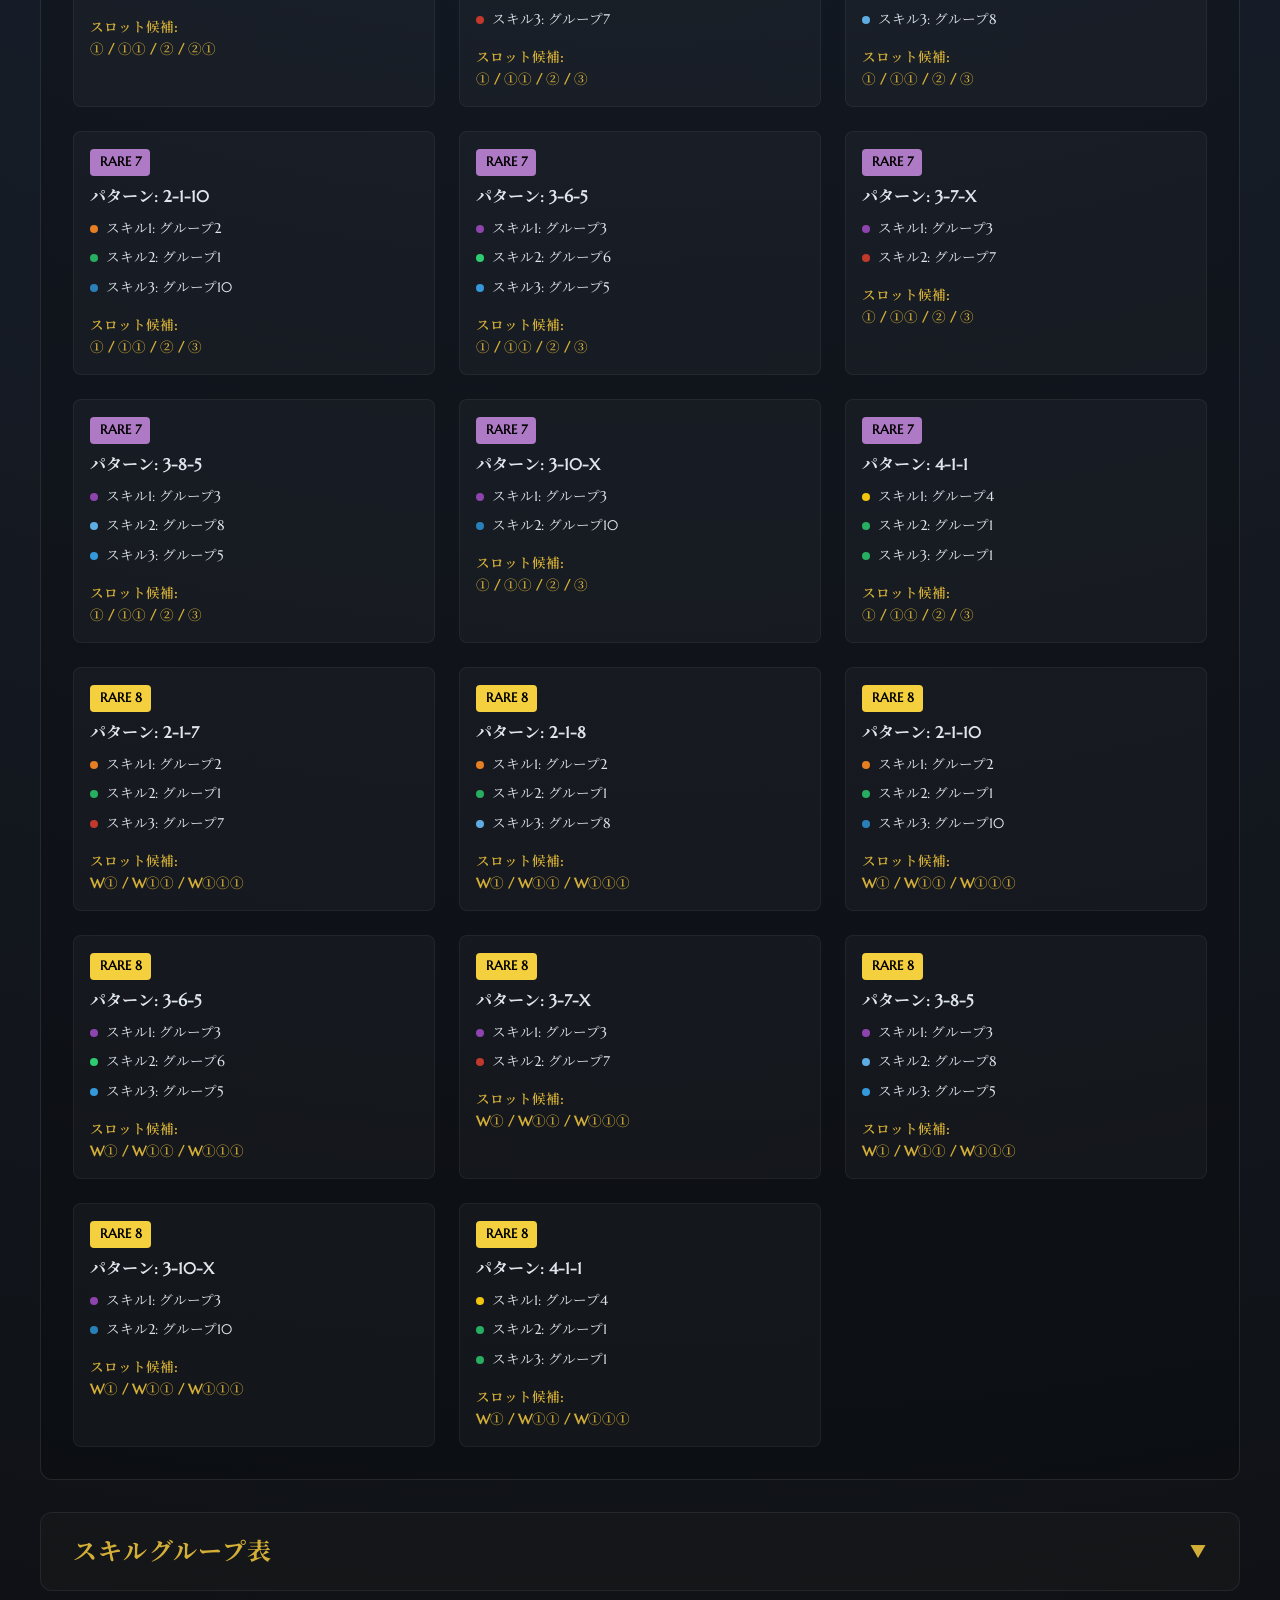
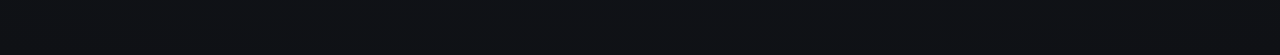
<file: talisman.html>
<!DOCTYPE html>
<html lang="ja">

<head>
    <meta charset="UTF-8">
    <meta name="viewport" content="width=device-width, initial-scale=1.0">
    <title>お守りリスト | Monster Hunter Wilds</title>
    <link rel="stylesheet" href="style.css">
    <style>
        :root {
            --color-bg: #0f1115;
            --color-surface: #1a1d23;
            --color-primary: #d4af37;
            --color-secondary: #c0c0c0;
            --color-text: #e0e6ed;
            --color-text-muted: #94a3b8;
            --color-border: rgba(255, 255, 255, 0.1);
            --rare-5: #a9dfbf;
            --rare-6: #5dade2;
            --rare-7: #af7ac5;
            --rare-8: #f4d03f;
        }

        * {
            margin: 0;
            padding: 0;
            box-sizing: border-box;
        }

        body {
            background: var(--color-bg);
            color: var(--color-text);
            line-height: 1.6;
            padding: 2rem;
            background-image: radial-gradient(circle at 50% 0%, #1e293b 0%, #0f1115 100%);
            min-height: 100vh;
        }

        .container {
            max-width: 1200px;
            margin: 0 auto;
        }

        header {
            text-align: center;
            margin-bottom: 3rem;
        }

        h1 {
            font-size: 2.5rem;
            color: var(--color-primary);
            margin-bottom: 0.5rem;
        }


        .back-link {
            display: inline-block;
            color: var(--color-primary);
            text-decoration: none;
            font-size: 0.9rem;
            margin-bottom: 1rem;
            transition: opacity 0.2s;
        }

        .back-link:hover {
            opacity: 0.8;
        }

        .glass-card {
            background: rgba(26, 29, 35, 0.8);
            backdrop-filter: blur(10px);
            border: 1px solid var(--color-border);
            border-radius: 12px;
            padding: 2rem;
            margin-bottom: 2rem;
        }

        .grid {
            display: grid;
            grid-template-columns: repeat(auto-fill, minmax(300px, 1fr));
            gap: 1.5rem;
        }

        .rare-badge {
            display: inline-block;
            padding: 0.2rem 0.6rem;
            border-radius: 4px;
            font-weight: bold;
            font-size: 0.8rem;
            color: #000;
            margin-bottom: 0.5rem;
        }

        .rare-badge.ra5 {
            background: var(--rare-5);
        }

        .rare-badge.ra6 {
            background: var(--rare-6);
        }

        .rare-badge.ra7 {
            background: var(--rare-7);
        }

        .rare-badge.ra8 {
            background: var(--rare-8);
        }

        .pattern-card {
            background: rgba(255, 255, 255, 0.03);
            border: 1px solid rgba(255, 255, 255, 0.05);
            border-radius: 8px;
            padding: 1rem;
            transition: transform 0.2s, border-color 0.2s;
            cursor: pointer;
            position: relative;
        }

        .pattern-card:hover {
            transform: translateY(-2px);
            border-color: var(--color-primary);
            background: rgba(255, 255, 255, 0.06);
        }

        .pattern-card::after {
            content: 'クリックして詳細';
            position: absolute;
            bottom: 0.5rem;
            right: 0.5rem;
            font-size: 0.6rem;
            color: var(--color-primary);
            opacity: 0;
            transition: opacity 0.2s;
        }

        .pattern-card:hover::after {
            opacity: 1;
        }

        .modal-overlay {
            position: fixed;
            top: 0;
            left: 0;
            width: 100%;
            height: 100%;
            background: rgba(0, 0, 0, 0.85);
            display: none;
            justify-content: center;
            align-items: center;
            z-index: 1000;
            backdrop-filter: blur(5px);
        }

        .modal-content {
            background: var(--color-surface);
            width: 90%;
            max-width: 900px;
            max-height: 80vh;
            border-radius: 12px;
            border: 1px solid var(--color-primary);
            padding: 2rem;
            overflow: hidden;
            display: flex;
            flex-direction: column;
        }

        .modal-header {
            display: flex;
            justify-content: space-between;
            align-items: center;
            margin-bottom: 1.5rem;
            border-bottom: 1px solid var(--color-border);
            padding-bottom: 1rem;
        }

        .modal-body {
            overflow-y: auto;
            flex: 1;
        }

        .close-btn {
            background: none;
            border: none;
            color: white;
            font-size: 1.5rem;
            cursor: pointer;
        }

        .combination-list-item {
            display: grid;
            grid-template-columns: 1fr 1fr 1fr 100px;
            gap: 1rem;
            padding: 0.6rem;
            border-bottom: 1px solid rgba(255, 255, 255, 0.05);
            font-size: 0.85rem;
        }

        .combination-list-item:hover {
            background: rgba(255, 255, 255, 0.02);
        }

        .combination-list-item span:last-child {
            color: var(--color-primary);
            font-weight: bold;
        }

        .skill-group-indicator {
            display: flex;
            align-items: center;
            gap: 0.5rem;
            font-size: 0.85rem;
            margin-top: 0.5rem;
        }

        .dot {
            width: 8px;
            height: 8px;
            border-radius: 50%;
        }

        .slots {
            margin-top: 1rem;
            font-size: 0.85rem;
            color: var(--color-primary);
            font-weight: 600;
        }

        .group-table-container {
            margin-top: 3rem;
            overflow-x: auto;
        }

        table {
            width: 100%;
            border-collapse: collapse;
            font-size: 0.8rem;
            background: rgba(0, 0, 0, 0.2);
        }

        th,
        td {
            border: 1px solid var(--color-border);
            padding: 0.5rem;
            text-align: left;
        }

        th {
            background: rgba(255, 255, 255, 0.05);
            color: var(--color-primary);
        }

        .tabs {
            display: flex;
            gap: 0.5rem;
            margin-bottom: 1.5rem;
            flex-wrap: wrap;
        }

        .tab {
            padding: 0.5rem 1rem;
            background: rgba(255, 255, 255, 0.05);
            border-radius: 4px;
            cursor: pointer;
            font-size: 0.9rem;
            transition: background 0.2s;
        }

        .tab.active {
            background: var(--color-primary);
            color: #000;
            font-weight: bold;
        }

        h2.section-title {
            font-size: 1.5rem;
            margin-bottom: 1rem;
            border-left: 4px solid var(--color-primary);
            padding-left: 1rem;
        }

        /* Premium Section Styling */
        details.premium-section {
            background: rgba(0, 0, 0, 0.2);
            border-radius: 12px;
            overflow: hidden;
            border: 1px solid var(--color-border);
            margin-bottom: 2rem;
        }

        details.premium-section summary {
            padding: 1.2rem 2rem;
            cursor: pointer;
            color: var(--color-primary);
            font-weight: bold;
            font-family: 'Marcellus', 'Noto Serif JP', serif;
            font-size: 1.5rem;
            list-style: none;
            display: flex;
            justify-content: space-between;
            align-items: center;
            background: rgba(255, 255, 255, 0.03);
            transition: background 0.2s;
            text-transform: uppercase;
            letter-spacing: 0.05em;
        }

        details.premium-section summary:hover {
            background: rgba(255, 255, 255, 0.06);
        }

        details.premium-section summary::-webkit-details-marker {
            display: none;
        }

        details.premium-section summary::after {
            content: '▼';
            font-size: 1rem;
            transition: transform 0.3s;
        }

        details.premium-section[open] summary::after {
            transform: rotate(180deg);
        }

        .section-body {
            padding: 2rem;
        }
    </style>
</head>

<body>
    <div id="combination-modal" class="modal-overlay">
        <div class="modal-content">
            <div class="modal-header">
                <h2 id="modal-title">組み合わせ詳細</h2>
                <button class="close-btn" id="close-modal">&times;</button>
            </div>
            <div style="font-size: 0.75rem; color: var(--color-text-muted); margin-bottom:1rem;">
                ※組み合わせ数が多いため、最初の500件のみ表示しています。
            </div>
            <div class="modal-body" id="modal-body">
                <!-- Combo list populated here -->
            </div>
        </div>
    </div>
    <div class="container">
        <a href="index.html" class="back-link">← ダメージ計算機へ戻る</a>
        <header>
            <h1>お守りリスト</h1>
            <p style="color: var(--color-text-muted);">ワイルズにおける護石の抽選アルゴリズムと組み合わせ</p>
        </header>

        <details class="premium-section" open>
            <summary>レア度別パターン</summary>
            <div class="section-body">
                <div class="tabs" id="rare-tabs">
                    <div class="tab active" data-rare="all">すべて</div>
                    <div class="tab" data-rare="5">RARE 5</div>
                    <div class="tab" data-rare="6">RARE 6</div>
                    <div class="tab" data-rare="7">RARE 7</div>
                    <div class="tab" data-rare="8">RARE 8</div>
                </div>
                <div class="grid" id="pattern-grid">
                    <!-- JS populated -->
                </div>
            </div>
        </details>

        <details class="premium-section">
            <summary>スキルグループ表</summary>
            <div class="section-body">
                <div class="tabs" id="group-tabs">
                    <!-- Group 1-10 tabs -->
                </div>
                <div class="group-table-container" style="margin-top: 1rem;">
                    <table id="group-table">
                        <thead>
                            <tr>
                                <th>スキル名</th>
                                <th>レベル</th>
                            </tr>
                        </thead>
                        <tbody id="group-body">
                            <!-- JS populated -->
                        </tbody>
                    </table>
                </div>
            </div>
        </details>
    </div>

    <script type="module">
        import { TALISMAN_GROUPS, TALISMAN_SLOTS, TALISMAN_COMBINATIONS } from './js/data/talisman.js';

        const patternGrid = document.getElementById('pattern-grid');
        const rareTabs = document.getElementById('rare-tabs');
        const groupTabs = document.getElementById('group-tabs');
        const groupBody = document.getElementById('group-body');

        const groupColors = {
            1: '#27ae60', 2: '#e67e22', 3: '#8e44ad', 4: '#f1c40f', 5: '#3498db',
            6: '#2ecc71', 7: '#c0392b', 8: '#5dade2', 9: '#af7ac5', 10: '#2980b9'
        };

        const combinationModal = document.getElementById('combination-modal');
        const closeModal = document.getElementById('close-modal');
        const modalBody = document.getElementById('modal-body');
        const modalTitle = document.getElementById('modal-title');

        closeModal.onclick = () => combinationModal.style.display = 'none';
        window.onclick = (e) => { if (e.target === combinationModal) combinationModal.style.display = 'none'; }

        function showDetails(c) {
            modalTitle.textContent = `抽選パターン: ${c.s1}-${c.s2}-${c.s3 || 'X'} (RARE${c.rare})`;
            modalBody.innerHTML = '';

            const g1 = TALISMAN_GROUPS[c.s1] || [];
            const g2 = TALISMAN_GROUPS[c.s2] || [];
            const g3 = c.s3 ? (TALISMAN_GROUPS[c.s3] || []) : [{ name: '-', level: '' }];
            const slotsArr = TALISMAN_SLOTS[`RARE${c.rare}`] || [];

            let count = 0;
            const maxDisplay = 500;

            for (const s1 of g1) {
                for (const s2 of g2) {
                    if (s2.name !== '-' && s2.name === s1.name) continue;
                    for (const s3 of g3) {
                        if (s3.name !== '-' && (s3.name === s1.name || s3.name === s2.name)) continue;
                        for (const slot of slotsArr) {
                            if (count >= maxDisplay) break;

                            const div = document.createElement('div');
                            div.className = 'combination-list-item';
                            div.innerHTML = `
                                <span>${s1.name} Lv${s1.level}</span>
                                <span>${s2.name} Lv${s2.level}</span>
                                <span>${s3.name}${s3.level ? ' Lv' + s3.level : ''}</span>
                                <span>${slot}</span>
                            `;
                            modalBody.appendChild(div);
                            count++;
                        }
                        if (count >= maxDisplay) break;
                    }
                    if (count >= maxDisplay) break;
                }
                if (count >= maxDisplay) break;
            }
            combinationModal.style.display = 'flex';
        }

        function renderPatterns(filterRare = 'all') {
            patternGrid.innerHTML = '';
            const list = filterRare === 'all'
                ? TALISMAN_COMBINATIONS
                : TALISMAN_COMBINATIONS.filter(c => c.rare == filterRare);

            list.forEach(c => {
                const card = document.createElement('div');
                card.className = 'pattern-card';
                card.onclick = () => showDetails(c);

                let skillsHtml = `
                    <div class="skill-group-indicator"><span class="dot" style="background:${groupColors[c.s1]}"></span> スキル1: グループ${c.s1}</div>
                    <div class="skill-group-indicator"><span class="dot" style="background:${groupColors[c.s2]}"></span> スキル2: グループ${c.s2}</div>
                `;
                if (c.s3) {
                    skillsHtml += `<div class="skill-group-indicator"><span class="dot" style="background:${groupColors[c.s3]}"></span> スキル3: グループ${c.s3}</div>`;
                }

                const slots = TALISMAN_SLOTS[`RARE${c.rare}`].join(' / ');

                card.innerHTML = `
                    <span class="rare-badge ra${c.rare}">RARE ${c.rare}</span>
                    <div style="font-weight:bold; margin-bottom:0.5rem;">パターン: ${c.s1}-${c.s2}-${c.s3 || 'X'}</div>
                    ${skillsHtml}
                    <div class="slots">スロット候補:<br>${slots}</div>
                `;
                patternGrid.appendChild(card);
            });
        }

        function renderGroup(groupId) {
            groupBody.innerHTML = '';
            const skills = TALISMAN_GROUPS[groupId] || [];
            skills.forEach(s => {
                const tr = document.createElement('tr');
                tr.innerHTML = `<td>${s.name}</td><td>Lv${s.level}</td>`;
                groupBody.appendChild(tr);
            });
        }

        // Init tabs
        rareTabs.addEventListener('click', (e) => {
            if (e.target.classList.contains('tab')) {
                rareTabs.querySelectorAll('.tab').forEach(t => t.classList.remove('active'));
                e.target.classList.add('active');
                renderPatterns(e.target.dataset.rare);
            }
        });

        for (let i = 1; i <= 10; i++) {
            const tab = document.createElement('div');
            tab.className = 'tab' + (i === 1 ? ' active' : '');
            tab.textContent = `Group ${i}`;
            tab.dataset.group = i;
            tab.addEventListener('click', (e) => {
                groupTabs.querySelectorAll('.tab').forEach(t => t.classList.remove('active'));
                tab.classList.add('active');
                renderGroup(i);
            });
            groupTabs.appendChild(tab);
        }

        renderPatterns();
        renderGroup(1);
    </script>
</body>

</html>
</file>
<file: css/style.css>
/* 
  Monster Hunter Wilds Design System
  Theme: Forbidden Lands (Rugged, Earthy, Premium, Dynamic)
*/

@import url('https://fonts.googleapis.com/css2?family=Marcellus&family=Noto+Serif+JP:wght@400;700&display=swap');

:root {
  /* Color Palette */
  --color-bg-dark: #0a0b0d;
  --color-bg-accent: #1a1c20;
  --color-primary: #d4af37;
  /* Metallic Gold */
  --color-secondary: #c04000;
  /* Teracotta / Fire */
  --color-text-main: #e0e0e0;
  --color-text-muted: #a0a0a0;
  --color-accent-blue: #4a90e2;
  /* Lightning/Focus mode */

  /* Gradations */
  --grad-hero: linear-gradient(180deg, rgba(10, 11, 13, 0) 0%, rgba(10, 11, 13, 1) 100%);
  --grad-accent: linear-gradient(135deg, var(--color-primary), var(--color-secondary));

  /* Spacing & Layout */
  --spacing-sm: 0.5rem;
  --spacing-md: 1rem;
  --spacing-lg: 2rem;
  --spacing-xl: 4rem;

  /* Transitions */
  --transition-fast: 0.2s ease;
  --transition-slow: 0.5s cubic-bezier(0.4, 0, 0.2, 1);
}

/* 全ての要素に明朝体と等幅数字を強制適用 */
*,
*::before,
*::after {
  margin: 0;
  padding: 0;
  box-sizing: border-box;
  font-family: "MS Mincho", "Hiragino Mincho ProN", serif;
  font-variant-numeric: tabular-nums;
  font-feature-settings: "tnum";
}

.tabular-nums {
  font-variant-numeric: tabular-nums;
}

body {
  background-color: var(--color-bg-dark);
  color: var(--color-text-main);
  line-height: 1.6;
}

h1,
h2,
h3,
.font-accent {
  text-transform: uppercase;
  letter-spacing: 0.1em;
}

/* Base Components */
.section-container {
  max-width: 1400px;
  margin: 0 auto;
  padding: var(--spacing-md);
}

.calculator-grid {
  display: grid;
  grid-template-columns: 350px 1fr 350px;
  gap: var(--spacing-lg);
  margin-top: var(--spacing-lg);
}

@media (max-width: 1024px) {
  .calculator-grid {
    grid-template-columns: 1fr;
  }
}

.selection-panel,
.stats-panel,
.skills-panel {
  display: flex;
  flex-direction: column;
  gap: var(--spacing-md);
}

.selection-panel,
.stats-panel {
  gap: var(--spacing-sm);
  /* Side panels more compact */
}

.panel-title {
  font-size: 1.1rem;
  color: var(--color-primary);
  border-bottom: 1px solid rgba(212, 175, 55, 0.3);
  padding-bottom: 0.3rem;
  margin-bottom: 0.6rem;
}

/* Form Elements */
select,
input {
  width: 100%;
  padding: 0.5rem;
  background: #333;
  /* Dark gray background */
  border: 1px solid rgba(255, 255, 255, 0.2);
  color: #fff;
  border-radius: 4px;
  font-size: 0.85rem;
  outline: none;
  appearance: none;
  /* For custom arrow if needed */
}

/* Ensure options are visible and clear */
select option {
  background-color: #ffffff;
  color: #000000;
}

select:focus,
input:focus {
  border-color: var(--color-primary);
}

/* Restore checkbox appearance */
input[type="checkbox"] {
  width: auto;
  padding: 0;
  appearance: auto;
  -webkit-appearance: checkbox;
  accent-color: var(--color-primary);
  border: none;
}

label {
  font-size: 0.8rem;
  color: var(--color-text-muted);
  margin-bottom: 0.3rem;
  display: block;
}

.stat-row {
  display: flex;
  justify-content: space-between;
  padding: 0.5rem 0;
  border-bottom: 1px solid rgba(255, 255, 255, 0.05);
}

.stat-value {
  font-weight: 600;
  color: var(--color-primary);
}

.stat-value.highlight {
  color: var(--color-accent-blue);
  font-size: 1.5rem;
}

#skills-selection-list {
  display: grid;
  grid-template-columns: repeat(3, 1fr);
  gap: 0.5rem 1rem;
  /* 部分的なスクロールを有効化 */
  max-height: 65vh;
  overflow-y: auto;
  padding-right: 0.8rem;
  scrollbar-width: thin;
  scrollbar-color: rgba(212, 175, 55, 0.4) transparent;
}

#skills-selection-list::-webkit-scrollbar {
  width: 6px;
}

#skills-selection-list::-webkit-scrollbar-thumb {
  background: rgba(212, 175, 55, 0.3);
  border-radius: 10px;
}

@media (max-width: 600px) {
  #skills-selection-list {
    grid-template-columns: 1fr;
  }
}

.skill-category-title {
  grid-column: 1 / -1;
  font-size: 0.85rem;
  color: var(--color-primary);
  background: rgba(212, 175, 55, 0.1);
  padding: 0.4rem 0.8rem;
  margin: 0.8rem 0 0.4rem 0;
  border-left: 3px solid var(--color-primary);
  font-family: 'Marcellus', 'Noto Serif JP', serif;
  text-transform: uppercase;
  letter-spacing: 0.05em;
}

.skill-selector-row {
  display: grid;
  grid-template-columns: 1fr 50px;
  align-items: center;
  gap: 0.5rem;
  background: rgba(255, 255, 255, 0.02);
  padding: 0.4rem 0.6rem;
  border-radius: 4px;
  border: 1px solid rgba(255, 255, 255, 0.03);
  transition: var(--transition-fast);
}

.skill-selector-row:hover {
  background: rgba(255, 255, 255, 0.05);
  border-color: rgba(255, 255, 255, 0.1);
}

.skill-selector-row.selected {
  background: rgba(255, 215, 0, 0.15);
  border-color: rgba(212, 175, 55, 0.5);
  box-shadow: inset 0 0 10px rgba(212, 175, 55, 0.1);
}

.skill-selector-row.selected .skill-name {
  color: var(--color-primary);
  font-weight: bold;
}

.skill-name {
  font-weight: 500;
  font-size: 0.75rem;
  line-height: 1.2;
  display: flex;
  align-items: center;
  word-break: keep-all;
  min-width: 8em;
}

.skill-selector-row select {
  padding: 0.2rem 0.2rem;
  font-size: 0.75rem;
  text-align: center;
}

.glass-card {
  background: rgba(255, 255, 255, 0.03);
  backdrop-filter: blur(10px);
  border: 1px solid rgba(255, 255, 255, 0.05);
  border-radius: 12px;
  padding: var(--spacing-lg);
  transition: var(--transition-slow);
}

.glass-card:hover {
  background: rgba(255, 255, 255, 0.06);
  border-color: rgba(212, 175, 55, 0.3);
  transform: translateY(-5px);
}

/* サイドパネルをスクロールに追従させる（PC版のみ） */
@media (min-width: 1025px) {
  .selection-panel,
  .stats-panel {
    position: sticky;
    top: 20px;
    align-self: start;
  }
}

/* スマホ版（1024px以下）では追従を無効化 */
@media (max-width: 1024px) {
  .selection-panel,
  .stats-panel {
    position: static;
    max-height: none;
    overflow-y: visible;
  }
}

.btn-primary {
  display: inline-block;
  padding: 0.8rem 2rem;
  background: var(--grad-accent);
  color: #fff;
  text-decoration: none;
  font-weight: 600;
  border-radius: 4px;
  transition: var(--transition-fast);
  text-transform: uppercase;
  letter-spacing: 0.05em;
  border: none;
  cursor: pointer;
}

.btn-primary:hover {
  filter: brightness(1.2);
  transform: scale(1.05);
  box-shadow: 0 0 20px rgba(212, 175, 55, 0.4);
}

/* Animations */
@keyframes fadeIn {
  from {
    opacity: 0;
    transform: translateY(20px);
  }

  to {
    opacity: 1;
    transform: translateY(0);
  }
}

.animate-fade-in {
  animation: fadeIn 1s ease forwards;
}
/* Artia Details Accordion */
details.artia-details {
  border: 1px solid rgba(212, 175, 55, 0.2);
  border-radius: 6px;
  background: rgba(0, 0, 0, 0.15);
  margin-bottom: 1rem;
  overflow: hidden;
}

details.artia-details summary {
  padding: 0.6rem 0.8rem;
  cursor: pointer;
  color: var(--color-primary);
  font-weight: bold;
  font-size: 0.85rem;
  list-style: none;
  display: flex;
  justify-content: space-between;
  align-items: center;
  background: rgba(212, 175, 55, 0.05);
  transition: background 0.2s;
  border-bottom: 1px solid transparent;
}

details.artia-details summary:hover {
  background: rgba(212, 175, 55, 0.1);
}

details.artia-details[open] summary {
  border-bottom: 1px solid rgba(212, 175, 55, 0.2);
  background: rgba(212, 175, 55, 0.08);
}

details.artia-details summary::-webkit-details-marker {
  display: none;
}

details.artia-details summary::after {
  content: '▼';
  font-size: 0.7rem;
  transition: transform 0.3s;
}

details.artia-details[open] summary::after {
  transform: rotate(180deg);
}

/* Mobile Tabs Navigation */
.mobile-tabs {
  display: none; /* Default hidden */
  position: sticky;
  top: 0;
  z-index: 1000;
  background: var(--color-bg-dark);
  border-bottom: 2px solid rgba(212, 175, 55, 0.3);
  padding: 0.5rem;
  gap: 0.5rem;
  backdrop-filter: blur(10px);
}

.tab-btn {
  flex: 1;
  padding: 0.6rem;
  background: rgba(255, 255, 255, 0.05);
  border: 1px solid rgba(255, 255, 255, 0.1);
  color: var(--color-text-muted);
  border-radius: 4px;
  font-size: 0.85rem;
  font-weight: bold;
  cursor: pointer;
  transition: var(--transition-fast);
}

.tab-btn.active {
  background: var(--color-primary);
  color: var(--color-bg-dark);
  border-color: var(--color-primary);
  box-shadow: 0 0 10px rgba(212, 175, 55, 0.3);
}

/* Tab Panel visibility */
@media (max-width: 1024px) {
  .mobile-tabs {
    display: flex;
  }
  .tab-panel {
    display: none;
  }
  .tab-panel.active {
    display: flex;
  }
  .calculator-grid {
    gap: 0;
    margin-top: 1rem;
  }
}

/* PC view should always show all panels */
@media (min-width: 1025px) {
  .tab-panel {
    display: flex !important;
  }
}

.details-content {
  padding: 0.8rem;
  display: flex;
  flex-direction: column;
  gap: 0.8rem;
}

/* Site Logo Styles */
.site-logo {
  width: 350px;
  max-width: 100%;
  height: auto;
  object-fit: contain;
}

@media (max-width: 1024px) {
  .site-logo {
    width: 100vw;
  }
}
</file>
<file: css/results.css>
/* shared results styles */
.result-card {
    background: var(--panel-bg);
    border: 1px solid var(--border-color);
    border-radius: 4px;
    overflow: hidden;
    box-shadow: 0 20px 50px rgba(0,0,0,0.6);
    max-width: 1040px;
    margin: 0 auto;
}

.result-header {
    padding: 12px 30px;
    border-bottom: 2px solid var(--border-color);
    display: flex;
    justify-content: space-between;
    align-items: flex-end;
    background: transparent;
}

.set-id-tag {
    margin: 0;
    font-size: 1.8rem;
    color: var(--accent-color);
    letter-spacing: 3px;
    text-transform: uppercase;
    font-family: var(--font-serif);
}

.defense-info {
    font-size: 1rem;
    font-variant-numeric: tabular-nums;
    color: #ccc;
    font-family: var(--font-serif);
}

.result-body {
    padding: 30px;
    display: grid;
    grid-template-columns: 460px 1fr;
    gap: 40px;
}

@media (max-width: 768px) {
    .result-body {
        grid-template-columns: 1fr;
    }
}

.equipment-list {
    display: flex;
    flex-direction: column;
    gap: 20px;
}

.equip-item {
    position: relative;
    padding-left: 15px;
    border-left: 3px solid transparent;
}

.equip-label {
    position: absolute;
    left: -25px;
    top: 4px;
    color: var(--weapon-color);
    font-size: 0.85rem;
    font-weight: bold;
}

.equip-name {
    font-size: 1.15rem;
    font-weight: bold;
    margin-bottom: 6px;
    color: #fff;
    font-family: var(--font-serif);
}

.equip-sub {
    font-size: 0.8rem;
    color: var(--text-muted);
    margin-bottom: 8px;
    font-family: var(--font-serif);
}

.native-skills {
    display: flex;
    flex-wrap: wrap;
    gap: 8px;
    font-size: 0.75rem;
    margin-bottom: 8px;
    font-family: var(--font-serif);
}

.piece-skill-label { color: #ccc; }
.special-ss { color: var(--color-series); }
.special-gs { color: var(--color-group); }

.slots-row {
    display: flex;
    align-items: center;
    flex-wrap: wrap;
    gap: 8px;
    margin-top: 4px;
}

.slot-box {
    background: #000;
    padding: 1px 6px;
    border: 1px solid #555;
    border-radius: 3px;
    color: var(--accent-color);
    font-size: 0.8rem;
    font-weight: bold;
}

.deco-label {
    color: #b0c4de;
    font-size: 0.75rem;
    border-bottom: 1px solid rgba(176, 196, 222, 0.3);
}

.skill-table {
    width: 100%;
    border-collapse: collapse;
    font-size: 0.9rem;
    font-family: var(--font-serif);
}

.skill-table th {
    text-align: center;
    border-bottom: 2px solid var(--border-color);
    padding: 10px 5px;
    color: var(--weapon-color);
    font-weight: normal;
}

.skill-table td {
    padding: 8px 5px;
    border-bottom: 1px solid rgba(255, 255, 255, 0.05);
    text-align: center;
    font-variant-numeric: tabular-nums;
}

.skill-table .skill-name-cell {
    text-align: left;
    font-weight: bold;
    color: #fff;
    padding-left: 10px;
}

.total-cell {
    color: var(--skill-lv-color);
    font-weight: bold;
    font-size: 1rem;
}

.val-none { color: #333; }
.empty-cell { color: #333; }
</file>
<file: style.css>
/* 
  Monster Hunter Wilds Design System
  Theme: Forbidden Lands (Rugged, Earthy, Premium, Dynamic)
*/

@import url('https://fonts.googleapis.com/css2?family=Marcellus&family=Noto+Serif+JP:wght@400;700&display=swap');

:root {
  /* Color Palette */
  --color-bg-dark: #0a0b0d;
  --color-bg-accent: #1a1c20;
  --color-primary: #d4af37;
  /* Metallic Gold */
  --color-secondary: #c04000;
  /* Teracotta / Fire */
  --color-text-main: #e0e0e0;
  --color-text-muted: #a0a0a0;
  --color-accent-blue: #4a90e2;
  /* Lightning/Focus mode */

  /* Gradations */
  --grad-hero: linear-gradient(180deg, rgba(10, 11, 13, 0) 0%, rgba(10, 11, 13, 1) 100%);
  --grad-accent: linear-gradient(135deg, var(--color-primary), var(--color-secondary));

  /* Spacing & Layout */
  --spacing-sm: 0.5rem;
  --spacing-md: 1rem;
  --spacing-lg: 2rem;
  --spacing-xl: 4rem;

  /* Transitions */
  --transition-fast: 0.2s ease;
  --transition-slow: 0.5s cubic-bezier(0.4, 0, 0.2, 1);
}

/* 全ての要素に明朝体と等幅数字を強制適用 */
*,
*::before,
*::after {
  margin: 0;
  padding: 0;
  box-sizing: border-box;
  font-family: 'Marcellus', 'Shippori Mincho', 'Noto Serif JP', serif;
  font-variant-numeric: tabular-nums;
  font-feature-settings: "tnum";
}

body {
  background-color: var(--color-bg-dark);
  color: var(--color-text-main);
  line-height: 1.6;
}

h1,
h2,
h3,
.font-accent {
  text-transform: uppercase;
  letter-spacing: 0.1em;
}

/* Base Components */
.section-container {
  max-width: 1400px;
  margin: 0 auto;
  padding: var(--spacing-md);
}

.calculator-grid {
  display: grid;
  grid-template-columns: 350px 1fr 350px;
  gap: var(--spacing-lg);
  margin-top: var(--spacing-lg);
}

@media (max-width: 1024px) {
  .calculator-grid {
    grid-template-columns: 1fr;
  }
}

.selection-panel,
.stats-panel,
.skills-panel {
  display: flex;
  flex-direction: column;
  gap: var(--spacing-md);
}

.selection-panel,
.stats-panel {
  gap: var(--spacing-sm);
  /* Side panels more compact */
}

.panel-title {
  font-size: 1.1rem;
  color: var(--color-primary);
  border-bottom: 1px solid rgba(212, 175, 55, 0.3);
  padding-bottom: 0.3rem;
  margin-bottom: 0.6rem;
}

/* Form Elements */
select,
input {
  width: 100%;
  padding: 0.5rem;
  background: #333;
  /* Dark gray background */
  border: 1px solid rgba(255, 255, 255, 0.2);
  color: #fff;
  border-radius: 4px;
  font-size: 0.85rem;
  outline: none;
  appearance: none;
  /* For custom arrow if needed */
}

/* Ensure options are visible and clear */
select option {
  background-color: #ffffff;
  color: #000000;
}

select:focus,
input:focus {
  border-color: var(--color-primary);
}

/* Restore checkbox appearance */
input[type="checkbox"] {
  width: auto;
  padding: 0;
  appearance: auto;
  -webkit-appearance: checkbox;
  accent-color: var(--color-primary);
  border: none;
}

label {
  font-size: 0.8rem;
  color: var(--color-text-muted);
  margin-bottom: 0.3rem;
  display: block;
}

.stat-row {
  display: flex;
  justify-content: space-between;
  padding: 0.5rem 0;
  border-bottom: 1px solid rgba(255, 255, 255, 0.05);
}

.stat-value {
  font-weight: 600;
  color: var(--color-primary);
}

.stat-value.highlight {
  color: var(--color-accent-blue);
  font-size: 1.5rem;
}

#skills-selection-list {
  display: grid;
  grid-template-columns: repeat(3, 1fr);
  gap: 0.5rem 1rem;
}

@media (max-width: 600px) {
  #skills-selection-list {
    grid-template-columns: 1fr;
  }
}

.skill-category-title {
  grid-column: 1 / -1;
  font-size: 0.85rem;
  color: var(--color-primary);
  background: rgba(212, 175, 55, 0.1);
  padding: 0.4rem 0.8rem;
  margin: 0.8rem 0 0.4rem 0;
  border-left: 3px solid var(--color-primary);
  font-family: 'Marcellus', 'Noto Serif JP', serif;
  text-transform: uppercase;
  letter-spacing: 0.05em;
}

.skill-selector-row {
  display: grid;
  grid-template-columns: 1fr 50px;
  align-items: center;
  gap: 0.5rem;
  background: rgba(255, 255, 255, 0.02);
  padding: 0.4rem 0.6rem;
  border-radius: 4px;
  border: 1px solid rgba(255, 255, 255, 0.03);
  transition: var(--transition-fast);
}

.skill-selector-row:hover {
  background: rgba(255, 255, 255, 0.05);
  border-color: rgba(255, 255, 255, 0.1);
}

.skill-name {
  font-weight: 500;
  font-size: 0.75rem;
  line-height: 1.2;
  display: flex;
  align-items: center;
  word-break: keep-all;
  min-width: 8em;
}

.skill-selector-row select {
  padding: 0.2rem 0.2rem;
  font-size: 0.75rem;
  text-align: center;
}

.glass-card {
  background: rgba(255, 255, 255, 0.03);
  backdrop-filter: blur(10px);
  border: 1px solid rgba(255, 255, 255, 0.05);
  border-radius: 12px;
  padding: var(--spacing-lg);
  transition: var(--transition-slow);
}

.glass-card:hover {
  background: rgba(255, 255, 255, 0.06);
  border-color: rgba(212, 175, 55, 0.3);
  transform: translateY(-5px);
}

.selection-panel,
.stats-panel {
  position: sticky;
  top: var(--spacing-md);
  align-self: start;
  z-index: 10;
}

.selection-panel.glass-card:hover,
.stats-panel.glass-card:hover {
  transform: none;
}

.btn-primary {
  display: inline-block;
  padding: 0.8rem 2rem;
  background: var(--grad-accent);
  color: #fff;
  text-decoration: none;
  font-weight: 600;
  border-radius: 4px;
  transition: var(--transition-fast);
  text-transform: uppercase;
  letter-spacing: 0.05em;
  border: none;
  cursor: pointer;
}

.btn-primary:hover {
  filter: brightness(1.2);
  transform: scale(1.05);
  box-shadow: 0 0 20px rgba(212, 175, 55, 0.4);
}

/* Animations */
@keyframes fadeIn {
  from {
    opacity: 0;
    transform: translateY(20px);
  }

  to {
    opacity: 1;
    transform: translateY(0);
  }
}

.animate-fade-in {
  animation: fadeIn 1s ease forwards;
}
</file>
